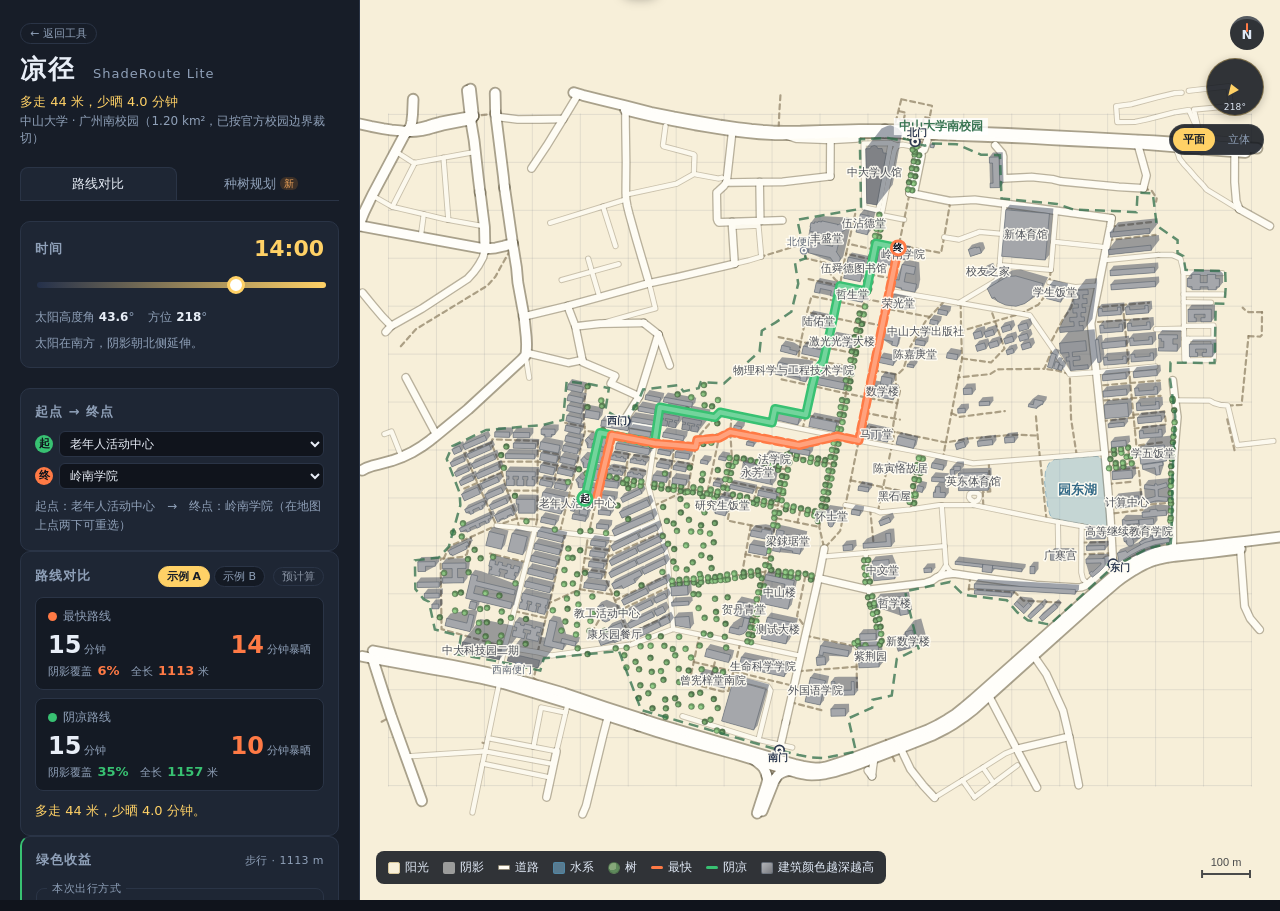
<file: index.html>
<!DOCTYPE html>
<html lang="zh-CN">
<head>
<meta charset="UTF-8">
<meta name="viewport" content="width=device-width, initial-scale=1.0">
<title>凉径 · ShadeRoute Lite —— 多走 44 米，少晒 4.0 分钟</title>
<link rel="stylesheet" href="styles.css">
<!-- ↓ 绿色收益面板样式：新增文件，只写 .gn-* 新名字，不覆盖原有规则 -->
<link rel="stylesheet" href="styles-green.css">
</head>
<body>

<div id="app">

  <!-- 左栏：信息与控制 -->
  <aside id="panel">
    <header>
      <h1>凉径 <span class="sub">ShadeRoute Lite</span></h1>
      <p class="slogan">多走 44 米，少晒 4.0 分钟</p>
      <p class="place" id="place">中山大学 · 广州南校园</p>
    </header>

    <nav class="tabs" role="tablist" aria-label="面板切换">
      <button type="button" class="tab is-on" id="tab-route" role="tab" aria-selected="true">路线对比</button>
      <button type="button" class="tab" id="tab-plan" role="tab" aria-selected="false">种树规划<em>新</em></button>
    </nav>

    <!-- 时间滑块 -->
    <section class="block">
      <div class="block-head">
        <h2>时间</h2>
        <output id="time-label">14:00</output>
      </div>
      <input type="range" id="time-slider" min="0" max="0" value="0" step="1">
      <div class="sun-line">
        <span>太阳高度角 <b id="sun-elev">--</b>°</span>
        <span>方位 <b id="sun-az">--</b>°</span>
      </div>
      <p class="hint" id="sun-hint"></p>
    </section>

    <div id="pane-route">

    <!-- 起终点 -->
    <section class="block">
      <div class="block-head">
        <h2>起点 → 终点</h2>
      </div>
      <div class="pickers">
        <label class="picker">
          <span class="pk-tag pk-from">起</span>
          <select id="start-select"></select>
        </label>
        <label class="picker">
          <span class="pk-tag pk-to">终</span>
          <select id="end-select"></select>
        </label>
      </div>
      <p class="hint" id="pick-hint">也可以直接在地图上点两下：第一下设为起点，第二下设为终点。</p>
    </section>

    <!-- 路线对比 -->
    <section class="block">
      <div class="block-head">
        <h2>路线对比</h2>
        <div class="pair-switch" role="group" aria-label="切换示例起终点">
          <button type="button" class="pair-btn is-on" id="pair-a" data-pair="0" aria-pressed="true">示例 A</button>
          <button type="button" class="pair-btn" id="pair-b" data-pair="1" aria-pressed="false">示例 B</button>
        </div>
        <output id="route-tag">预计算</output>
      </div>

      <div class="route-card" id="card-fast">
        <div class="rc-title"><span class="dot dot-fast"></span>最快路线</div>
        <div class="rc-nums">
          <div><b id="fast-min">--</b><span>分钟</span></div>
          <div class="rc-sun"><b id="fast-sun">--</b><span>分钟暴晒</span></div>
        </div>
        <div class="rc-shade">阴影覆盖 <b id="fast-shade">--</b>　全长 <b id="fast-len">--</b> 米</div>
      </div>

      <div class="route-card" id="card-cool">
        <div class="rc-title"><span class="dot dot-cool"></span>阴凉路线</div>
        <div class="rc-nums">
          <div><b id="cool-min">--</b><span>分钟</span></div>
          <div class="rc-sun"><b id="cool-sun">--</b><span>分钟暴晒</span></div>
        </div>
        <div class="rc-shade">阴影覆盖 <b id="cool-shade">--</b>　全长 <b id="cool-len">--</b> 米</div>
      </div>

      <p class="delta" id="delta" role="status" aria-live="polite">--</p>
    </section>

    </div><!-- /#pane-route -->

    <!-- 治理侧：种树规划（沙箱） -->
    <div id="pane-plan" hidden>

      <section class="block">
        <div class="block-head">
          <h2>种树规划（沙箱）</h2>
          <output id="plan-count">0 棵</output>
        </div>
        <p class="hint">点空地种树，拖动微调，右键删除。含树指标只用于规划演算，<b>不进</b>官方「阴凉 %」（官方数字仍只算建筑阴影）。</p>

        <div class="plan-metrics">
          <div class="pm"><b id="plan-area">0</b><span>m² 树荫面积（当前帧）</span></div>
          <div class="pm"><b id="plan-ratio">--</b><span>% 路网阴凉（含树）</span></div>
          <div class="pm"><b id="plan-minutes">0.0</b><span>分钟 阴凉路段（当前帧）</span></div>
        </div>

        <div class="plan-cost">
          <span>已投入 <b id="plan-cost">0</b> 元 · <b id="plan-wan">0.0</b> 万元</span>
          <span id="plan-baseline">--</span>
        </div>

        <div class="plan-count-row">
          <label for="plan-count-input">优化棵数</label>
          <input type="number" id="plan-count-input" min="1" max="600" step="1" value="20" inputmode="numeric" aria-describedby="plan-count-hint">
          <span>棵</span>
          <span class="hint" id="plan-count-hint">1–600，默认 20 棵；30 m 间距下最多落 584 棵</span>
        </div>

        <div class="plan-actions">
          <button type="button" class="act act-primary" id="plan-optimize">优化：选 20 个点位</button>
          <button type="button" class="act" id="plan-plant-all" disabled>一键全种下</button>
          <button type="button" class="act" id="plan-undo" disabled>撤销</button>
          <button type="button" class="act" id="plan-clear" disabled>清空</button>
        </div>

        <div class="plan-progress" id="plan-progress" hidden>
          <i id="plan-progress-bar"></i><span id="plan-progress-text">0 / 20</span>
        </div>
        <p class="delta" id="plan-msg" role="status" aria-live="polite"></p>
      </section>

      <section class="block" id="plan-rank-block" hidden>
        <div class="block-head">
          <h2>性价比排名</h2>
          <output id="plan-rank-sum">--</output>
        </div>
        <ol class="plan-rank" id="plan-rank"></ol>
        <p class="hint" id="plan-rank-note"></p>
      </section>

      <section class="block">
        <h2>口径</h2>
        <ul class="notes">
          <li>单价 ¥3,000/株（含 3 年养护）为<b>假设值</b>，默认 20 株 = 6 万元（棵数可在按钮上方改，1–600；成本随棵数线性变）；改 <code>js/plan.js</code> 的 <code>COST_PER_TREE</code> 即可。</li>
          <li>树影 = 树冠圆（半径 4 m）沿太阳反方向平移 L = h / tan(高度角)，与建筑阴影同一套几何、同一帧。</li>
          <li>面积按 5 m 网格统计；路网占比按边长加权（每米等权），用的是算路那同一份 613 条边。</li>
          <li>优化 = 贪心边际增益（覆盖函数子模，1−1/e 保证）+ 两两 ≥ 30 m 分散约束；棵数只决定贪心跑几轮，<b>评分口径不变</b>。</li>
        </ul>
      </section>

    </div><!-- /#pane-plan -->

    <!-- 数据说明 -->
    <section class="block">
      <h2>数据说明</h2>
      <ul class="notes" id="notes"></ul>
    </section>

    <footer>
      <p>演示日期：<b id="demo-date">--</b></p>
      <p id="data-flag" class="warn"></p>
      <p class="disclaimer">演示用途，不构成出行建议；阴影未计入树木与临时构筑物。</p>
      <p class="disclaimer">地图数据 © OpenStreetMap contributors（ODbL 1.0）；园东湖为示意轮廓，非测绘数据。</p>
    </footer>
  </aside>

  <!-- 右栏：地图 -->
  <main id="map-wrap">
    <canvas id="map" role="img" aria-label="校园地图：显示当前时刻的建筑阴影、最快路线与阴凉路线；可用左侧下拉框选择起终点；可切换平面 / 立体视图；鼠标滚轮可缩放" title="鼠标滚轮缩放（最小回到初始大小）"></canvas>
    <div class="view-switch" role="group" aria-label="切换地图视图">
      <button type="button" class="view-btn is-on" id="view-plan" data-iso="0" aria-pressed="true">平面</button>
      <button type="button" class="view-btn" id="view-iso" data-iso="1" aria-pressed="false">立体</button>
    </div>
    <div id="legend">
      <span><i class="lg lg-sun"></i>阳光</span>
      <span><i class="lg lg-shade"></i>阴影</span>
      <span><i class="lg lg-road"></i>道路</span>
      <span><i class="lg lg-water"></i>水系</span>
      <span><i class="lg lg-tree"></i>树</span>
      <span><i class="lg lg-fast"></i>最快</span>
      <span><i class="lg lg-cool"></i>阴凉</span>
    </div>
    <div id="compass">N<i id="compass-needle"></i></div>
  </main>

</div>

<!-- 数据（.js 而非 .json：file:// 双击也能加载） -->
<script src="data/meta.js"></script>
<script src="data/buildings.js"></script>
<script src="data/shadows.js"></script>
<script src="data/routes.js"></script>
<script src="data/graph.js"></script>
<script src="data/basemap.js"></script>

<script src="content/strings.js"></script>
<script src="js/core.js"></script>
<script src="js/trees.js"></script>
<script src="js/plan.js"></script>
<script src="js/iso.js"></script>
<script src="js/proj.js"></script>
<script src="js/router.js"></script>
<script src="js/map.js"></script>
<script src="js/app.js"></script>

<!-- 绿色收益模块（全部新增文件；只读上面的路线长度，不改动原有逻辑） -->
<script src="data/green-factors.js"></script>
<script src="js/green-core.js"></script>
<script src="content/strings-green.js"></script>
<script src="js/textfx.js"></script>
<script src="js/green-ui.js"></script>
</body>
</html>
</file>
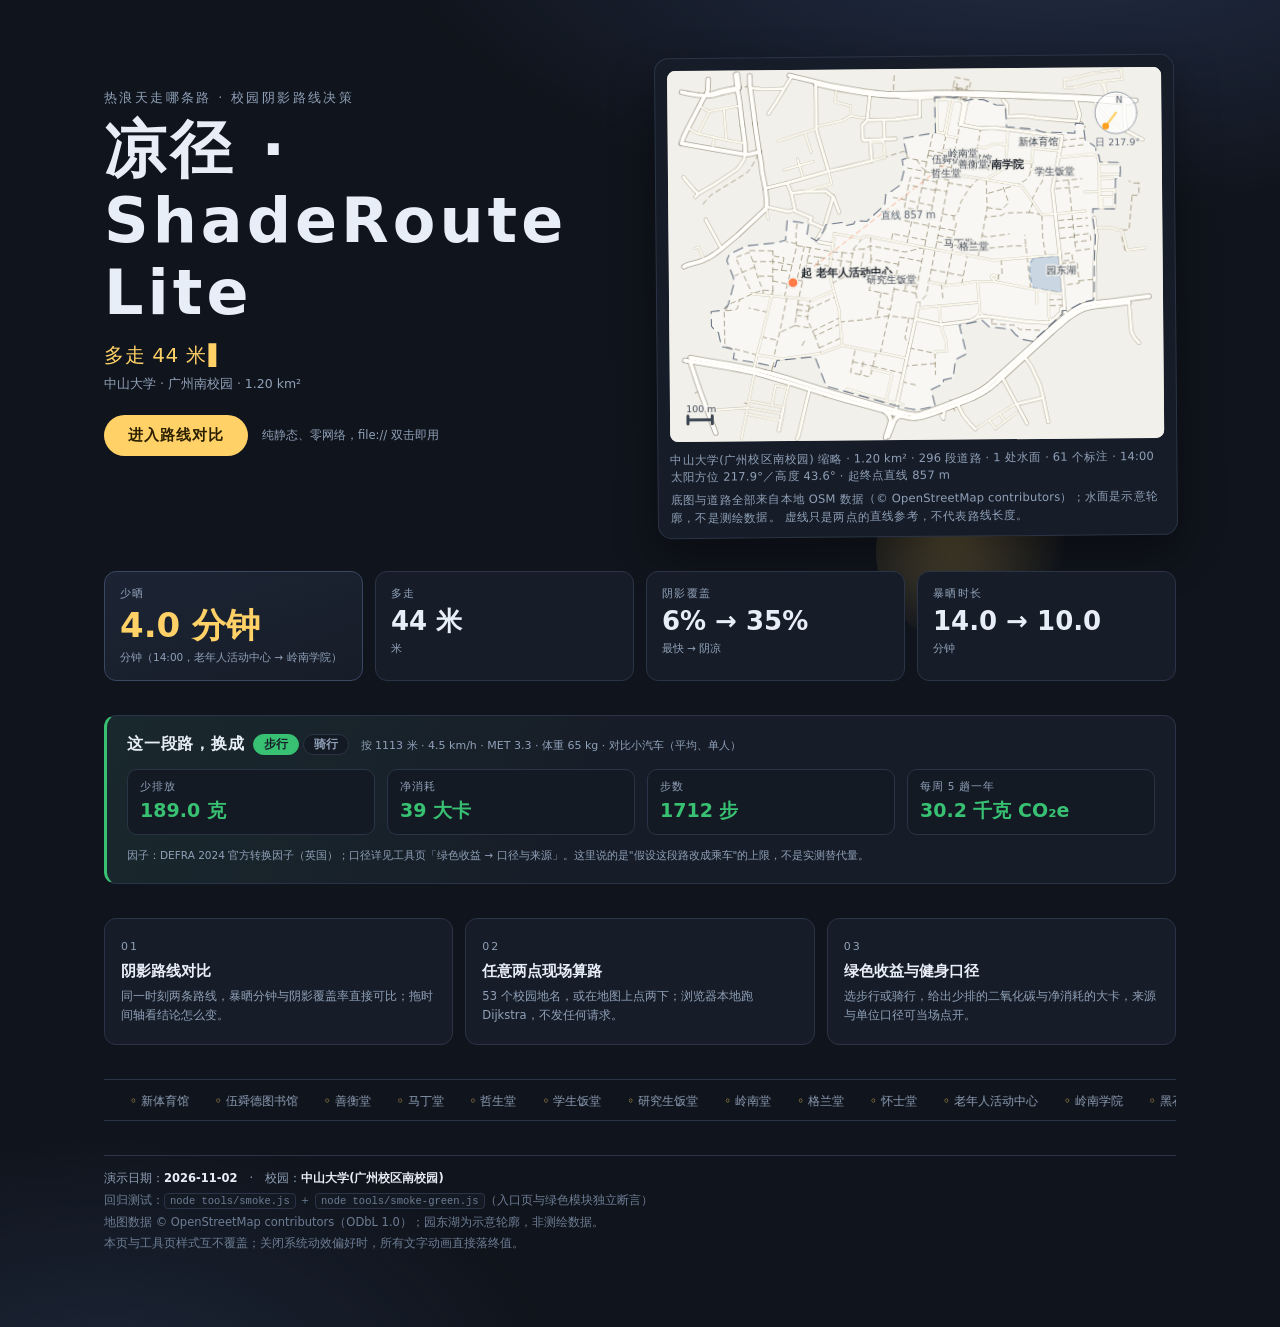
<file: home.html>
<!DOCTYPE html>
<html lang="zh-CN">
<head>
<meta charset="UTF-8">
<meta name="viewport" content="width=device-width, initial-scale=1.0">
<title>凉径 · ShadeRoute Lite —— 入口</title>
<meta name="description" content="热浪天走哪条路：校园阴影路线对比、任意两点现场算路、步行/骑行的碳排与热量收益。纯静态、零网络。">
<link rel="stylesheet" href="styles.css">
<link rel="stylesheet" href="styles-home.css">
</head>
<body class="home-body">

<div id="home">

  <div class="sky" aria-hidden="true"><span class="sun" id="h-sun"></span></div>

  <header class="hero hero-grid">
    <div class="hero-text">
      <p class="kicker" id="h-kicker"></p>
      <h1 class="title" id="h-title">凉径 · ShadeRoute Lite</h1>
      <p class="slogan" id="h-slogan">&nbsp;</p>
      <p class="place" id="h-place"></p>

      <div class="cta-row">
        <a class="cta" href="index.html" id="h-cta">进入路线对比</a>
        <span class="cta-hint" id="h-hint"></span>
      </div>

      <p class="rotator" id="h-rot" aria-live="polite"></p>
    </div>

    <!-- 左图：现场用 canvas 画校园底图缩略（不加载 map.js、不用任何图片）
         画的每一样东西都来自 data/meta.js + data/basemap.js，页面上不写死数字 -->
    <figure class="mapcard" id="h-mapcard">
      <canvas id="h-map" width="560" height="420"
              role="img" aria-label="中山大学广州南校园缩略底图：校园边界、四级道路、园东湖与示例起终点"></canvas>
      <figcaption class="map-cap">
        <span id="h-map-cap"></span>
        <span class="map-note" id="h-map-note"></span>
      </figcaption>
    </figure>
  </header>

  <!-- 核心结论：全部由 data/*.js 现场算出，页面上不写死任何数字 -->
  <section class="stats" id="h-stats" aria-label="演示结论数据">
    <div class="stat stat-hero">
      <span class="stat-k">少晒</span>
      <b class="stat-v" id="s-save"></b>
      <span class="stat-s" id="s-save-note"></span>
    </div>
    <div class="stat">
      <span class="stat-k">多走</span>
      <b class="stat-v" id="s-extra"></b>
      <span class="stat-s" id="s-extra-note"></span>
    </div>
    <div class="stat">
      <span class="stat-k">阴影覆盖</span>
      <b class="stat-v" id="s-shade"></b>
      <span class="stat-s">最快 → 阴凉</span>
    </div>
    <div class="stat">
      <span class="stat-k">暴晒时长</span>
      <b class="stat-v" id="s-sun"></b>
      <span class="stat-s">分钟</span>
    </div>
  </section>

  <!-- 新增：绿色收益预告，同样由 green-core 现场算 -->
  <section class="green-teaser" id="h-green" aria-label="步行这段路的碳排与热量收益">
    <div class="gt-head">
      <h2>这一段路，换成<span id="h-gt-mode">步行</span></h2>
      <p class="gt-note" id="h-gt-note"></p>
    </div>
    <ul class="gt-list">
      <li><span>少排放</span><b id="g-co2"></b></li>
      <li><span>净消耗</span><b id="g-kcal"></b></li>
      <li><span>步数</span><b id="g-steps"></b></li>
      <li><span>每周 5 趟一年</span><b id="g-year"></b></li>
    </ul>
    <p class="gt-src" id="h-gt-src"></p>
  </section>

  <nav class="cards" id="h-cards" aria-label="功能入口">
    <a class="card" href="index.html">
      <span class="card-no">01</span>
      <h3>阴影路线对比</h3>
      <p>同一时刻两条路线，暴晒分钟与阴影覆盖率直接可比；拖时间轴看结论怎么变。</p>
    </a>
    <a class="card" href="index.html">
      <span class="card-no">02</span>
      <h3>任意两点现场算路</h3>
      <p>53 个校园地名，或在地图上点两下；浏览器本地跑 Dijkstra，不发任何请求。</p>
    </a>
    <a class="card" href="index.html">
      <span class="card-no">03</span>
      <h3>绿色收益与健身口径</h3>
      <p>选步行或骑行，给出少排的二氧化碳与净消耗的大卡，来源与单位口径可当场点开。</p>
    </a>
  </nav>

  <!-- 动态文本效果：楼名跑马灯（数据来自底图标注表） -->
  <section class="ticker-wrap" aria-label="校园地名滚动">
    <div class="ticker"><div class="mq-track" id="h-mq"></div></div>
  </section>

  <footer class="home-foot">
    <p>演示日期：<b id="h-date"></b>　·　校园：<b id="h-campus"></b></p>
    <p class="foot-dim">回归测试：<code>node tools/smoke.js</code> ＋ <code>node tools/smoke-green.js</code>（入口页与绿色模块独立断言）</p>
    <p class="foot-dim">地图数据 © OpenStreetMap contributors（ODbL 1.0）；园东湖为示意轮廓，非测绘数据。</p>
    <p class="foot-dim">本页与工具页样式互不覆盖；关闭系统动效偏好时，所有文字动画直接落终值。</p>
  </footer>

</div>

<!-- 数据与逻辑：全部本地文件，零外链 -->
<script src="data/meta.js"></script>
<script src="data/routes.js"></script>
<script src="data/basemap.js"></script>
<script src="data/green-factors.js"></script>
<script src="js/core.js"></script>
<!-- 小地图要把起终点的经纬度换成米坐标，复用原有投影函数，不在入口页重写一遍口径 -->
<script src="js/proj.js"></script>
<script src="js/green-core.js"></script>
<script src="js/textfx.js"></script>
<script src="content/strings-green.js"></script>
<script src="js/home.js"></script>
</body>
</html>
</file>
<file: styles.css>
/* ============================================================
   凉径 ShadeRoute Lite —— 样式
   责任：xu
   不引用任何外部字体/图标/CDN，全部离线可用
   ============================================================ */

:root {
  --bg: #10141c;
  --panel: #171d28;
  --panel-2: #1e2634;
  --line: #2a3446;
  --text: #e8eef7;
  --text-dim: #8fa0b8;
  --sun: #ffd166;
  /* 阴影：绘图用的是 #1d2a45 @ 0.42 叠在地面 #f7efd9 上，合成后是 #9b9c9b。
     图例必须给"合成后的颜色"，否则用户拿图例对不上图（见 _review/frontend.md F-B3）。 */
  --shade: #9b9c9b;
  --ground: #f7efd9;
  --bld-max: #7a7c80;
  --fast: #ff7a45;
  --cool: #38c172;
  --map-bg: #f2f0ea;
}

* { box-sizing: border-box; }

html, body {
  margin: 0;
  height: 100%;
  background: var(--bg);
  color: var(--text);
  font-family: "Microsoft YaHei", "PingFang SC", "Noto Sans SC", system-ui, sans-serif;
  -webkit-font-smoothing: antialiased;
}

#app {
  display: flex;
  height: 100vh;   /* 老浏览器回退 */
  height: 100dvh;  /* 移动端：不被地址栏/工具栏裁掉底部 footer */
  overflow: hidden;
}

/* ---------------- 左栏 ---------------- */

#panel {
  width: 360px;
  flex: 0 0 360px;
  background: var(--panel);
  border-right: 1px solid var(--line);
  padding: 22px 20px;
  overflow-y: auto;
  display: flex;
  flex-direction: column;
  gap: 20px;
}

header h1 {
  margin: 0;
  font-size: 26px;
  letter-spacing: 2px;
}
header h1 .sub {
  font-size: 13px;
  letter-spacing: 1px;
  color: var(--text-dim);
  font-weight: 400;
  margin-left: 6px;
}
.slogan {
  margin: 6px 0 2px;
  color: var(--sun);
  font-size: 13px;
}
.place {
  margin: 0;
  color: var(--text-dim);
  font-size: 12px;
}

.block {
  background: var(--panel-2);
  border: 1px solid var(--line);
  border-radius: 10px;
  padding: 14px;
}
.block-head {
  display: flex;
  align-items: center;
  justify-content: space-between;
  margin-bottom: 10px;
}
.block h2 {
  margin: 0 0 10px;
  font-size: 13px;
  font-weight: 600;
  color: var(--text-dim);
  letter-spacing: 1px;
}
.block-head h2 { margin: 0; }

#time-label {
  font-size: 22px;
  font-weight: 700;
  font-variant-numeric: tabular-nums;
  color: var(--sun);
}

input[type="range"] {
  width: 100%;
  appearance: none;
  height: 24px;
  background: transparent;
  cursor: pointer;
}
input[type="range"]::-webkit-slider-runnable-track {
  height: 6px;
  border-radius: 3px;
  background: linear-gradient(90deg, #24304a, var(--sun));
}
input[type="range"]::-webkit-slider-thumb {
  appearance: none;
  width: 18px;
  height: 18px;
  margin-top: -6px;
  border-radius: 50%;
  background: #fff;
  border: 3px solid var(--sun);
}
input[type="range"]::-moz-range-track {
  height: 6px;
  border-radius: 3px;
  background: #24304a;
}
input[type="range"]::-moz-range-thumb {
  width: 14px;
  height: 14px;
  border-radius: 50%;
  background: #fff;
  border: 3px solid var(--sun);
}

.sun-line {
  display: flex;
  gap: 14px;
  font-size: 12px;
  color: var(--text-dim);
  margin-top: 8px;
}
.sun-line b {
  color: var(--text);
  font-variant-numeric: tabular-nums;
}
.hint {
  margin: 8px 0 0;
  font-size: 12px;
  line-height: 1.6;
  color: var(--text-dim);
  min-height: 1.6em;
}

select {
  background: #10141c;
  color: var(--text);
  border: 1px solid var(--line);
  border-radius: 6px;
  padding: 4px 6px;
  font-size: 12px;
  max-width: 190px;
}

/* 起点 / 终点选择器 */
.pickers {
  display: flex;
  flex-direction: column;
  gap: 6px;
}
.picker {
  display: flex;
  align-items: center;
  gap: 6px;
}
.picker select {
  flex: 1;
  max-width: none;
}
.pk-tag {
  flex: 0 0 18px;
  height: 18px;
  line-height: 18px;
  text-align: center;
  font-size: 11px;
  font-weight: 700;
  border-radius: 50%;
  color: #10141c;
}
.pk-from { background: #38c172; }
.pk-to { background: #ff7a45; }

#route-tag {
  font-size: 11px;
  color: var(--muted, #8b95a5);
  border: 1px solid var(--line);
  border-radius: 999px;
  padding: 1px 8px;
}

/* 示例 A / 示例 B：切换预计算的演示路线（瞬时，不重新算路） */
.pair-switch {
  display: inline-flex;
  gap: 4px;
  margin: 0 8px 0 auto;
}
.pair-btn {
  font: inherit;
  font-size: 11px;
  line-height: 1;
  padding: 4px 8px;
  color: var(--text-dim);
  background: #141a24;
  border: 1px solid var(--line);
  border-radius: 999px;
  cursor: pointer;
}
.pair-btn:hover { color: var(--text); border-color: #3d4a5f; }
.pair-btn.is-on {
  color: #171d28;
  background: var(--sun);
  border-color: var(--sun);
  font-weight: 600;
}
.pair-btn:focus-visible {
  outline: 2px solid var(--sun);
  outline-offset: 2px;
}

.route-card {
  border: 1px solid var(--line);
  border-radius: 8px;
  padding: 10px 12px;
  margin-bottom: 8px;
  background: #141a24;
}
.rc-title {
  font-size: 12px;
  color: var(--text-dim);
  display: flex;
  align-items: center;
  gap: 6px;
}
.dot {
  width: 9px;
  height: 9px;
  border-radius: 50%;
  display: inline-block;
}
.dot-fast { background: var(--fast); }
.dot-cool { background: var(--cool); }

.rc-nums {
  display: flex;
  justify-content: space-between;
  align-items: baseline;
  margin-top: 6px;
}
.rc-nums b {
  font-size: 24px;
  font-variant-numeric: tabular-nums;
}
.rc-nums span {
  font-size: 11px;
  color: var(--text-dim);
  margin-left: 3px;
}
.rc-sun b { color: var(--fast); }

/* 阴影覆盖率：卡片底部一行小字，比「暴晒分钟」更直观 */
.rc-shade {
  margin-top: 4px;
  font-size: 11px;
  color: var(--text-dim);
}
.rc-shade b {
  font-variant-numeric: tabular-nums;
  color: var(--cool);
  font-size: 13px;
  margin-left: 2px;
}
#card-fast .rc-shade b { color: var(--fast); }

.delta {
  margin: 10px 0 0;
  font-size: 13px;
  line-height: 1.6;
  color: var(--sun);
}

.notes {
  margin: 0;
  padding-left: 18px;
  font-size: 12px;
  line-height: 1.8;
  color: var(--text-dim);
}
.notes li::marker { color: var(--line); }

footer {
  margin-top: auto;
  border-top: 1px solid var(--line);
  padding-top: 12px;
  font-size: 11px;
  color: var(--text-dim);
  line-height: 1.7;
}
footer p { margin: 0; }
.warn { color: #ffb020; }

/* ---------------- 地图 ---------------- */

#map-wrap {
  position: relative;
  flex: 1;
  min-width: 0;
  background: var(--map-bg);
}
#map {
  display: block;
  width: 100%;
  height: 100%;
}

#legend {
  position: absolute;
  left: 16px;
  bottom: 16px;
  display: flex;
  flex-wrap: wrap;
  gap: 14px;
  max-width: calc(100% - 32px);
  background: rgba(16, 20, 28, 0.86);
  color: #dfe8f5;
  border-radius: 8px;
  padding: 8px 12px;
  font-size: 12px;
}
#legend span { display: flex; align-items: center; gap: 5px; }
.lg {
  width: 12px;
  height: 12px;
  border-radius: 2px;
  display: inline-block;
}
.lg-sun { background: var(--ground); border: 1px solid #d8c79b; }
.lg-shade { background: var(--shade); }
.lg-fast { background: var(--fast); height: 3px; border-radius: 2px; }
.lg-cool { background: var(--cool); height: 3px; border-radius: 2px; }
/* 道路：白底 + 灰边，和地图上的画法一致 */
.lg-road { background: #fffdf4; border: 1px solid #928b78; height: 5px; border-radius: 1px; }
.lg-water { background: rgba(116, 172, 203, 0.6); border: 1px solid rgba(78, 138, 172, 0.8); }
/* 建筑高度色阶：右端必须落在实际能画出的最深色（全库最高楼 57.6 m -> #7a7c80） */
.lg-bld { background: linear-gradient(135deg, #b0b2b6 0%, #9a9ca1 45%, var(--bld-max) 100%); border: 1px solid rgba(70, 80, 95, 0.55); }
/* 树：一圈绿色圆点，和画布的树冠符号同色系 */
.lg-tree { background: radial-gradient(circle at 34% 30%, #86a87a 0 42%, #5f8a5c 43% 100%); border-radius: 50%; border: 1px solid rgba(60, 90, 58, 0.5); }

#compass {
  position: absolute;
  right: 16px;
  top: 16px;
  width: 34px;
  height: 34px;
  border-radius: 50%;
  background: rgba(16, 20, 28, 0.86);
  color: #dfe8f5;
  font-size: 13px;
  font-weight: 700;
  display: flex;
  align-items: center;
  justify-content: center;
  border-top: 3px solid var(--fast);
}

/* 罗盘旁的太阳方位箭头（app.js 运行时插入，随帧旋转） */
#sun-dial {
  position: absolute;
  right: 16px;
  top: 58px;
  width: 58px;
  height: 58px;
  border-radius: 50%;
  background: rgba(16, 20, 28, 0.86);
  color: var(--sun);
  border: 1px solid rgba(255, 209, 102, 0.35);
  display: flex;
  align-items: center;
  justify-content: center;
  box-shadow: 0 2px 8px rgba(0, 0, 0, 0.22);
  pointer-events: none;
}
#sun-arrow {
  position: absolute;
  left: 50%;
  top: 50%;
  width: 22px;
  height: 22px;
  margin: -11px 0 0 -11px;
  transform: rotate(0deg);
  transform-origin: 50% 50%;
  transition: transform 0.18s ease-out;
}
#sun-arrow::before {
  content: "";
  position: absolute;
  left: 50%;
  top: 50%;
  width: 0;
  height: 0;
  margin: -11px 0 0 -5px;
  border-left: 5px solid transparent;
  border-right: 5px solid transparent;
  border-bottom: 11px solid var(--sun);
}
#sun-dial-label {
  position: absolute;
  bottom: 3px;
  left: 0;
  right: 0;
  text-align: center;
  font-size: 9px;
  line-height: 1;
  color: #dfe8f5;
  letter-spacing: 0.2px;
}

/* 太阳高度角 < 15° 的低置信度横幅（app.js 运行时插入并切换 .show） */
#low-conf-banner {
  position: fixed;
  left: 50%;
  top: 0;
  z-index: 30;
  max-width: min(820px, 92vw);
  padding: 8px 18px;
  border-radius: 0 0 10px 10px;
  background: var(--sun);
  color: #3b2a00;
  font-size: 12.5px;
  line-height: 1.5;
  text-align: center;
  box-shadow: 0 3px 12px rgba(0, 0, 0, 0.35);
  transform: translate(-50%, -130%);
  transition: transform 0.2s ease-out;
  pointer-events: none;
}
#low-conf-banner.show { transform: translate(-50%, 0); }

/* 结论文案按置信度微调颜色 */
.delta[data-level="flat"] { color: var(--text-dim); }

@media (max-width: 860px) {
  #app { flex-direction: column; }
  #panel { width: 100%; flex: 0 0 auto; max-height: 52vh; }
  #map-wrap { flex: 1; min-height: 48vh; }
  #sun-dial { width: 50px; height: 50px; top: 54px; }
  #low-conf-banner { font-size: 11.5px; padding: 7px 12px; }
}
/* 尊重系统的"减少动态效果"设置：横幅位移与太阳箭头旋转都关掉 */
@media (prefers-reduced-motion: reduce) {
  *, *::before, *::after {
    transition-duration: 0.001ms !important;
    animation-duration: 0.001ms !important;
    animation-iteration-count: 1 !important;
  }
}

/* ---------- 平面 / 立体视图切换（js/iso.js 的 2.5D 体块） ----------
   放在罗盘与太阳方位盘下方、右对齐；样式与「示例 A/B」那组按钮同源。 */
.view-switch {
  position: absolute;
  right: 16px;
  top: 124px;
  display: inline-flex;
  gap: 3px;
  padding: 3px;
  background: rgba(16, 20, 28, 0.86);
  border: 1px solid rgba(255, 255, 255, 0.08);
  border-radius: 999px;
}
.view-btn {
  font: inherit;
  font-size: 11px;
  line-height: 1;
  padding: 5px 9px;
  color: var(--text-dim);
  background: transparent;
  border: 1px solid transparent;
  border-radius: 999px;
  cursor: pointer;
}
.view-btn:hover { color: var(--text); }
.view-btn.is-on {
  color: #171d28;
  background: var(--sun);
  font-weight: 600;
}
.view-btn:focus-visible {
  outline: 2px solid var(--sun);
  outline-offset: 1px;
}

/* 立体视图下整块地面转了一个角度，指北针得跟着转，否则"N"会指错方向。
   原来的 border-top 小横杠换成可旋转的指针；角度由 app.js 按 ISO.YAW_DEG 写入。 */
#compass { border-top-color: rgba(223, 232, 245, 0.22); }
#compass-needle {
  position: absolute;
  left: 50%;
  top: 4px;
  width: 2px;
  height: 9px;
  margin-left: -1px;
  background: var(--fast);
  border-radius: 2px;
  transform-origin: 50% 13px;
  transform: rotate(0deg);
  transition: transform 0.25s ease;
  pointer-events: none;
}
#compass.is-iso { border-top-color: var(--fast); }

/* 页脚免责与数据署名（演示用途 / ODbL） */
.disclaimer {
  font-size: 11px;
  line-height: 1.5;
  color: var(--text-dim);
  margin: 2px 0 0;
  opacity: 0.8;
}

/* ============================================================
   治理侧：种树规划（面 2）
   ============================================================ */

.tabs {
  display: flex;
  gap: 6px;
  border-bottom: 1px solid var(--line);
}
.tab {
  flex: 1 1 0;
  appearance: none;
  border: 1px solid transparent;
  border-bottom: none;
  background: transparent;
  color: var(--text-dim);
  font: inherit;
  font-size: 13px;
  padding: 7px 6px;
  border-radius: 8px 8px 0 0;
  cursor: pointer;
  white-space: nowrap;
}
.tab:hover { color: var(--text); }
.tab.is-on {
  color: var(--text);
  background: var(--panel-2);
  border-color: var(--line);
}
.tab em {
  font-style: normal;
  font-size: 10px;
  margin-left: 4px;
  padding: 1px 4px;
  border-radius: 6px;
  background: rgba(232, 138, 42, 0.18);
  color: #f2a65a;
  vertical-align: 1px;
}
.tab:focus-visible { outline: 2px solid #4f8fd1; outline-offset: 1px; }

.plan-metrics {
  display: grid;
  grid-template-columns: repeat(3, 1fr);
  gap: 8px;
  margin: 10px 0 8px;
}
.plan-metrics .pm {
  background: var(--panel-2);
  border: 1px solid var(--line);
  border-radius: 8px;
  padding: 8px 6px;
  text-align: center;
}
.pm b {
  display: block;
  font-size: 17px;
  font-variant-numeric: tabular-nums;
}
.pm span {
  display: block;
  font-size: 10px;
  color: var(--text-dim);
  margin-top: 2px;
  line-height: 1.3;
}

.plan-cost {
  display: flex;
  justify-content: space-between;
  gap: 8px;
  font-size: 12px;
  color: var(--text-dim);
  margin-bottom: 10px;
}
.plan-cost b { color: var(--text); font-variant-numeric: tabular-nums; }

/* 自定义优化棵数：输入框 + 一行说明（只决定贪心跑几轮，评分口径不变） */
.plan-count-row {
  display: flex;
  align-items: center;
  flex-wrap: wrap;
  gap: 6px;
  margin: 0 0 10px;
  font-size: 12px;
  color: var(--text-dim);
}
.plan-count-row label { white-space: nowrap; }
.plan-count-row input {
  width: 64px;
  appearance: none;
  font: inherit;
  font-size: 13px;
  font-variant-numeric: tabular-nums;
  text-align: center;
  padding: 6px 4px;
  border-radius: 7px;
  background: var(--panel-2);
  border: 1px solid var(--line);
  color: var(--text);
}
.plan-count-row input:focus-visible { outline: 2px solid #4f8fd1; outline-offset: 1px; }
.plan-count-row .hint { flex: 1 1 100%; margin: 0; font-size: 11px; line-height: 1.5; }

.plan-actions {
  display: grid;
  grid-template-columns: 1fr 1fr;
  gap: 8px;
}
.act {
  appearance: none;
  font: inherit;
  font-size: 12.5px;
  padding: 9px 8px;
  border-radius: 8px;
  background: var(--panel-2);
  border: 1px solid var(--line);
  color: var(--text);
  cursor: pointer;
}
.act:hover:not(:disabled) { border-color: #3d4a5f; }
.act:disabled { opacity: 0.45; cursor: not-allowed; }
.act-primary {
  grid-column: 1 / -1;
  background: linear-gradient(180deg, #2f7bbd, #245f93);
  border-color: #2f7bbd;
  font-weight: 600;
}
.act-primary:disabled { background: var(--panel-2); }

.plan-progress {
  position: relative;
  height: 8px;
  margin-top: 10px;
  border-radius: 999px;
  background: var(--panel-2);
  border: 1px solid var(--line);
  overflow: hidden;
}
.plan-progress i {
  display: block;
  height: 100%;
  width: 0;
  background: linear-gradient(90deg, #f2a65a, #ffd166);
  transition: width 0.12s linear;
}
.plan-progress span {
  position: absolute;
  right: 6px;
  top: -16px;
  font-size: 10px;
  color: var(--text-dim);
}

.plan-rank {
  list-style: none;
  margin: 10px 0 6px;
  padding: 0;
  display: flex;
  flex-direction: column;
  gap: 4px;
  max-height: 300px;
  overflow-y: auto;
}
.plan-rank li {
  display: grid;
  grid-template-columns: 22px 1fr auto;
  grid-template-areas: "no name gain" "no name per";
  column-gap: 8px;
  row-gap: 1px;
  align-items: center;
  padding: 6px 8px;
  background: var(--panel-2);
  border: 1px solid var(--line);
  border-radius: 7px;
}
.plan-rank li i {
  grid-area: no;
  font-style: normal;
  font-size: 11px;
  width: 20px;
  height: 20px;
  border-radius: 50%;
  display: grid;
  place-items: center;
  background: rgba(232, 138, 42, 0.18);
  color: #f2a65a;
  font-variant-numeric: tabular-nums;
}
.plan-rank li b {
  grid-area: name;
  font-size: 12px;
  font-weight: 500;
  line-height: 1.25;
}
.plan-rank li span {
  grid-area: gain;
  font-size: 11.5px;
  color: var(--cool);
  font-variant-numeric: tabular-nums;
}
.plan-rank li em {
  grid-area: per;
  font-style: normal;
  font-size: 10.5px;
  color: var(--text-dim);
  text-align: right;
}

#pane-plan code {
  font-size: 11px;
  background: rgba(255, 255, 255, 0.06);
  padding: 0 3px;
  border-radius: 4px;
}
</file>
<file: styles-green.css>
/* ============================================================
   凉径 ShadeRoute Lite —— 绿色收益面板样式（新增文件）
   只写 .gn-* / #green-block / #gn-home-link 这些新名字，
   不覆盖原有选择器；颜色全部复用 styles.css 的 :root 变量。
   ============================================================ */

.gn-block { border-left: 2px solid var(--cool); }
.gn-block .block-head { margin-bottom: 12px; }

.gn-tag {
  font-size: 11px;
  color: var(--text-dim);
  font-variant-numeric: tabular-nums;
  letter-spacing: .4px;
}

/* ---------- 方式选择 ---------- */
.gn-mode, .gn-params {
  border: 1px solid var(--line);
  border-radius: 8px;
  padding: 10px 10px 12px;
  margin: 0 0 12px;
  min-width: 0;
}
.gn-mode legend, .gn-params legend {
  font-size: 11px;
  color: var(--text-dim);
  padding: 0 5px;
  letter-spacing: .5px;
}
.gn-mode {
  display: grid;
  grid-template-columns: 1fr 1fr;
  gap: 8px;
}
.gn-mode-card {
  display: block;
  cursor: pointer;
  border: 1px solid var(--line);
  border-radius: 8px;
  background: #141a24;
  transition: border-color .16s ease, background-color .16s ease, transform .16s ease;
}
.gn-mode-card:hover { border-color: #3d4a5f; }
.gn-mode-card input { position: absolute; opacity: 0; width: 1px; height: 1px; }
.gn-mc-body { display: block; padding: 8px 9px; }
.gn-mc-name { display: block; font-size: 14px; font-weight: 700; color: var(--text); }
.gn-mc-sub {
  display: block;
  margin-top: 4px;
  font-size: 10.5px;
  line-height: 1.45;
  color: var(--text-dim);
}
/* 选中态：JS 打的类名（不依赖 :has 支持度）+ :has 双保险 */
.gn-mode-card.is-on {
  border-color: var(--sun);
  background: #1b2230;
}
.gn-mode-card.is-on .gn-mc-name { color: var(--sun); }
.gn-mode-card.is-on .gn-mc-sub { color: var(--text); }
.gn-mode-card:has(input:checked) {
  border-color: var(--sun);
  background: #1b2230;
}
.gn-mode-card:has(input:checked) .gn-mc-name { color: var(--sun); }
.gn-mode-card:has(input:focus-visible) {
  outline: 2px solid var(--sun);
  outline-offset: 2px;
}
/* :has 只是锦上添花；主保证是上面的 .is-on，老浏览器不会整块失去高亮 */

/* ---------- 参数 ---------- */
.gn-params {
  display: grid;
  grid-template-columns: 1fr 1fr;
  gap: 8px 10px;
}
.gn-field { display: flex; flex-direction: column; gap: 3px; min-width: 0; }
.gn-field-label {
  font-size: 10.5px;
  color: var(--text-dim);
  letter-spacing: .3px;
}
.gn-field select {
  width: 100%;
  max-width: none;
  font-size: 11.5px;
  padding: 3px 5px;
}
.gn-occ { grid-column: span 2; }

/* ---------- 结果 ---------- */
.gn-results { display: block; }
.gn-stat {
  display: flex;
  align-items: baseline;
  justify-content: space-between;
  gap: 8px;
  padding: 7px 10px;
  border-radius: 8px;
  background: var(--panel-2);
  border: 1px solid var(--line);
  margin-bottom: 6px;
}
.gn-stat span { font-size: 11.5px; color: var(--text-dim); }
.gn-stat b {
  font-size: 20px;
  font-weight: 700;
  font-variant-numeric: tabular-nums;
  letter-spacing: .3px;
}
.gn-stat-co2 b { color: var(--cool); }
.gn-stat-kcal b { color: var(--sun); }
.gn-stat-min b { color: var(--fast); }

.gn-eqs {
  margin: 8px 0 0;
  padding-left: 16px;
  font-size: 11px;
  line-height: 1.7;
  color: var(--text-dim);
}
.gn-eqs li { margin: 0; }

.gn-detour {
  margin: 10px 0 0;
  padding: 8px 10px;
  border-left: 2px solid var(--cool);
  background: rgba(56, 193, 114, .07);
  border-radius: 0 6px 6px 0;
  font-size: 11px;
  line-height: 1.65;
  color: var(--text-dim);
}
.gn-notice, .gn-warn {
  margin: 8px 0 0;
  font-size: 11px;
  line-height: 1.6;
}
.gn-notice { color: var(--text-dim); }
.gn-warn { color: var(--sun); }

/* ---------- 来源与免责 ---------- */
.gn-src {
  margin-top: 12px;
  border-top: 1px dashed var(--line);
  padding-top: 8px;
}
.gn-src summary {
  cursor: pointer;
  font-size: 11px;
  color: var(--text-dim);
  letter-spacing: .3px;
}
.gn-src summary:hover { color: var(--text); }
.gn-src-list {
  margin: 8px 0 0;
  padding-left: 15px;
  font-size: 10.5px;
  line-height: 1.7;
  color: var(--text-dim);
}
.gn-src-list li { margin-bottom: 3px; }

/* ---------- 头部返回入口 ---------- */
.gn-home-link {
  display: inline-block;
  font-size: 11px;
  color: var(--text-dim);
  text-decoration: none;
  margin-bottom: 8px;
  border: 1px solid var(--line);
  border-radius: 999px;
  padding: 2px 9px;
}
.gn-home-link:hover { color: var(--sun); border-color: var(--sun); }
.gn-home-link:focus-visible { outline: 2px solid var(--sun); outline-offset: 2px; }

/* ---------- 动效：遵守系统"减少动态效果" ---------- */
@media (prefers-reduced-motion: reduce) {
  .gn-mode-card, .gn-src summary, .gn-home-link { transition: none; }
  .gn-stat b { animation: none !important; }
}

/* ---------- 窄屏 ---------- */
@media (max-width: 860px) {
  .gn-params { grid-template-columns: 1fr; }
  .gn-occ { grid-column: span 1; }
  .gn-stat b { font-size: 18px; }
}
</file>
<file: styles-home.css>
/* ============================================================
   凉径 ShadeRoute Lite —— 入口页样式（新增文件）
   只作用于 .home-body / #home 下的新名字，不覆盖工具页任何选择器。
   颜色变量全部来自 styles.css 的 :root，两页视觉同源。
   ============================================================ */

.home-body {
  height: auto;
  min-height: 100%;
  overflow-x: hidden;
  background:
    radial-gradient(1100px 520px at 82% -8%, #24304a 0%, rgba(36, 48, 74, 0) 62%),
    radial-gradient(760px 420px at 8% 104%, #1b2536 0%, rgba(27, 37, 54, 0) 60%),
    var(--bg);
}

#home {
  position: relative;
  max-width: 1120px;
  margin: 0 auto;
  padding: 56px 24px 72px;
  display: flex;
  flex-direction: column;
  gap: 34px;
}

/* ---------- 背景太阳（位置由 js/home.js 按演示帧高度角挪） ---------- */
.sky { position: absolute; inset: 0; overflow: hidden; pointer-events: none; z-index: 0; }
.sun {
  position: absolute;
  right: 12%;
  top: 34%;
  width: 190px;
  height: 190px;
  border-radius: 50%;
  background: radial-gradient(circle at 40% 36%, rgba(255, 209, 102, .30), rgba(255, 209, 102, .06) 58%, transparent 72%);
  filter: blur(.4px);
  animation: sun-drift 26s ease-in-out infinite alternate;
}
@keyframes sun-drift { from { transform: translateY(-10px); } to { transform: translateY(14px); } }

.hero, .stats, .green-teaser, .cards, .ticker-wrap, .home-foot { position: relative; z-index: 1; }

/* ---------- 主视觉：左图右文 ---------- */
.hero-grid {
  display: grid;
  grid-template-columns: minmax(300px, 1fr) minmax(280px, 520px);
  gap: 30px 44px;
  align-items: center;
}
.hero-grid .hero-text { min-width: 0; }

/* 像把一张打印出来的底图钉在页面上：纸面用工具页同一个 --map-bg */
.mapcard {
  margin: 0;
  padding: 12px 12px 10px;
  background: var(--panel);
  border: 1px solid var(--line);
  border-radius: 14px;
  box-shadow: 0 18px 44px rgba(0, 0, 0, .38);
  transform: rotate(-.5deg);
}
.mapcard canvas {
  display: block;
  width: 100%;
  height: auto;
  aspect-ratio: 4 / 3;
  border-radius: 8px;
  background: var(--map-bg);
}
.map-cap { display: flex; flex-direction: column; gap: 5px; margin-top: 10px; }
.map-cap > span { font-size: 11.5px; line-height: 1.55; color: var(--text-dim); letter-spacing: .2px; }
.map-note { font-size: 10.5px; color: #6d7c92; }

/* ---------- 主视觉 ---------- */
.kicker {
  margin: 0 0 6px;
  font-size: 12.5px;
  letter-spacing: 2.4px;
  color: var(--text-dim);
  min-height: 1.4em;
}
.title {
  margin: 0;
  font-size: clamp(34px, 6.4vw, 62px);
  letter-spacing: 4px;
  font-weight: 800;
  line-height: 1.15;
  color: var(--text);
}
.slogan {
  margin: 14px 0 4px;
  font-size: clamp(15px, 2.4vw, 20px);
  color: var(--sun);
  min-height: 1.5em;
  letter-spacing: .6px;
}
.place { margin: 0; font-size: 12.5px; color: var(--text-dim); }

/* 打字机光标 */
.tx-caret {
  display: inline-block;
  margin-left: 2px;
  color: var(--sun);
  animation: caret-blink .82s steps(2, start) infinite;
}
@keyframes caret-blink { to { visibility: hidden; } }

.cta-row { display: flex; align-items: center; gap: 14px; margin-top: 22px; flex-wrap: wrap; }
.cta {
  display: inline-block;
  padding: 11px 24px;
  border-radius: 999px;
  background: var(--sun);
  color: #2a1f00;
  font-weight: 700;
  font-size: 14.5px;
  letter-spacing: 1px;
  text-decoration: none;
  transition: transform .16s ease, box-shadow .16s ease;
}
.cta:hover { transform: translateY(-2px); box-shadow: 0 8px 22px rgba(255, 209, 102, .22); }
.cta:focus-visible { outline: 2px solid var(--text); outline-offset: 3px; }
.cta-hint { font-size: 11.5px; color: var(--text-dim); }

.rotator {
  margin: 20px 0 0;
  font-size: 12px;
  line-height: 1.7;
  color: var(--text-dim);
  min-height: 2.2em;
  max-width: 62ch;
}

/* ---------- 结论数字 ---------- */
.stats {
  display: grid;
  grid-template-columns: repeat(4, minmax(0, 1fr));
  gap: 12px;
}
.stat {
  background: var(--panel);
  border: 1px solid var(--line);
  border-radius: 12px;
  padding: 14px 15px;
  display: flex;
  flex-direction: column;
  gap: 6px;
}
.stat-k { font-size: 11px; letter-spacing: 1.4px; color: var(--text-dim); }
.stat-v {
  font-size: 26px;
  font-weight: 800;
  font-variant-numeric: tabular-nums;
  color: var(--text);
  line-height: 1.1;
}
.stat-s { font-size: 10.5px; color: var(--text-dim); line-height: 1.5; }
.stat-hero { border-color: #3a4763; background: linear-gradient(160deg, #1c2434, var(--panel)); }
.stat-hero .stat-v { color: var(--sun); font-size: 34px; }

/* ---------- 绿色收益预告 ---------- */
.green-teaser {
  border: 1px solid var(--line);
  border-left: 3px solid var(--cool);
  border-radius: 12px;
  background: linear-gradient(120deg, rgba(56, 193, 114, .07), rgba(56, 193, 114, 0) 46%), var(--panel);
  padding: 18px 20px;
}
.gt-head { display: flex; align-items: baseline; gap: 12px; flex-wrap: wrap; }
.green-teaser h2 { margin: 0; font-size: 16px; letter-spacing: .8px; color: var(--text); }
.gt-note { margin: 0; font-size: 11px; color: var(--text-dim); flex: 1 1 240px; }
.gt-list {
  list-style: none;
  margin: 14px 0 0;
  padding: 0;
  display: grid;
  grid-template-columns: repeat(4, minmax(0, 1fr));
  gap: 12px;
}
.gt-list li {
  border: 1px solid var(--line);
  border-radius: 10px;
  padding: 10px 12px;
  background: #141a24;
}
.gt-list span { display: block; font-size: 10.5px; color: var(--text-dim); letter-spacing: .8px; margin-bottom: 4px; }
.gt-list b {
  font-size: 19px;
  font-weight: 700;
  font-variant-numeric: tabular-nums;
  color: var(--cool);
}
.gt-src { margin: 12px 0 0; font-size: 10.5px; line-height: 1.65; color: var(--text-dim); }

/* 步行 / 骑行切换（与工具页按钮同源） */
.gt-switch { display: inline-flex; gap: 4px; margin-left: 8px; vertical-align: middle; }
.gt-btn {
  font: inherit;
  font-size: 11.5px;
  line-height: 1;
  padding: 4px 10px;
  border-radius: 999px;
  color: var(--text-dim);
  background: #141a24;
  border: 1px solid var(--line);
  cursor: pointer;
}
.gt-btn:hover { color: var(--text); border-color: #3d4a5f; }
.gt-btn.is-on { color: #171d28; background: var(--cool); border-color: var(--cool); font-weight: 700; }
.gt-btn:focus-visible { outline: 2px solid var(--sun); outline-offset: 2px; }

/* ---------- 三张入口卡 ---------- */
.cards { display: grid; grid-template-columns: repeat(3, minmax(0, 1fr)); gap: 12px; }
.card {
  display: block;
  text-decoration: none;
  color: inherit;
  border: 1px solid var(--line);
  border-radius: 12px;
  background: var(--panel);
  padding: 16px 16px 18px;
  transition: transform .18s ease, border-color .18s ease, background-color .18s ease;
}
.card:hover { transform: translateY(-3px); border-color: #44536f; background: var(--panel-2); }
.card:focus-visible { outline: 2px solid var(--sun); outline-offset: 3px; }
.card-no { font-size: 11px; letter-spacing: 2px; color: var(--text-dim); }
.card h3 { margin: 8px 0 6px; font-size: 15px; color: var(--text); }
.card p { margin: 0; font-size: 11.5px; line-height: 1.7; color: var(--text-dim); }

/* ---------- 楼名跑马灯 ---------- */
.ticker-wrap {
  border-top: 1px solid var(--line);
  border-bottom: 1px solid var(--line);
  padding: 10px 0;
  overflow: hidden;
}
.ticker { overflow: hidden; width: 100%; }
.mq-track {
  display: inline-flex;
  gap: 26px;
  white-space: nowrap;
  will-change: transform;
  font-size: 12px;
  color: var(--text-dim);
}
.mq-item::before { content: '◦ '; color: var(--sun); }
.mq-static { white-space: normal; }

/* ---------- 页脚 ---------- */
.home-foot { font-size: 11.5px; color: var(--text-dim); line-height: 1.9; }
.home-foot p { margin: 0; }
.home-foot b { color: var(--text); font-weight: 600; }
.foot-dim { color: #6d7d94; }
.home-foot code {
  background: #141a24;
  border: 1px solid var(--line);
  border-radius: 4px;
  padding: 1px 5px;
  font-size: 10.5px;
}

/* ---------- 响应式 ---------- */
@media (max-width: 900px) {
  #home { padding: 34px 16px 56px; gap: 26px; }
  .hero-grid { grid-template-columns: 1fr; gap: 22px; }
  /* 窄屏先给文字与结论，图跟在后面；不斜着摆，省下的都是行宽 */
  .mapcard { order: 2; transform: none; }
  .stats, .gt-list { grid-template-columns: repeat(2, minmax(0, 1fr)); }
  .cards { grid-template-columns: 1fr; }
  .stat-hero .stat-v { font-size: 28px; }
  .sun { width: 140px; height: 140px; right: 4%; }
}

/* ---------- 尊重系统"减少动态效果"：与 js/textfx.js 同步 ---------- */
@media (prefers-reduced-motion: reduce) {
  .sun, .tx-caret { animation: none !important; }
  .cta, .card, .gn-mode-card { transition: none !important; }
  .cta:hover, .card:hover { transform: none; box-shadow: none; }
  .mq-track { transform: none !important; }
}
</file>
